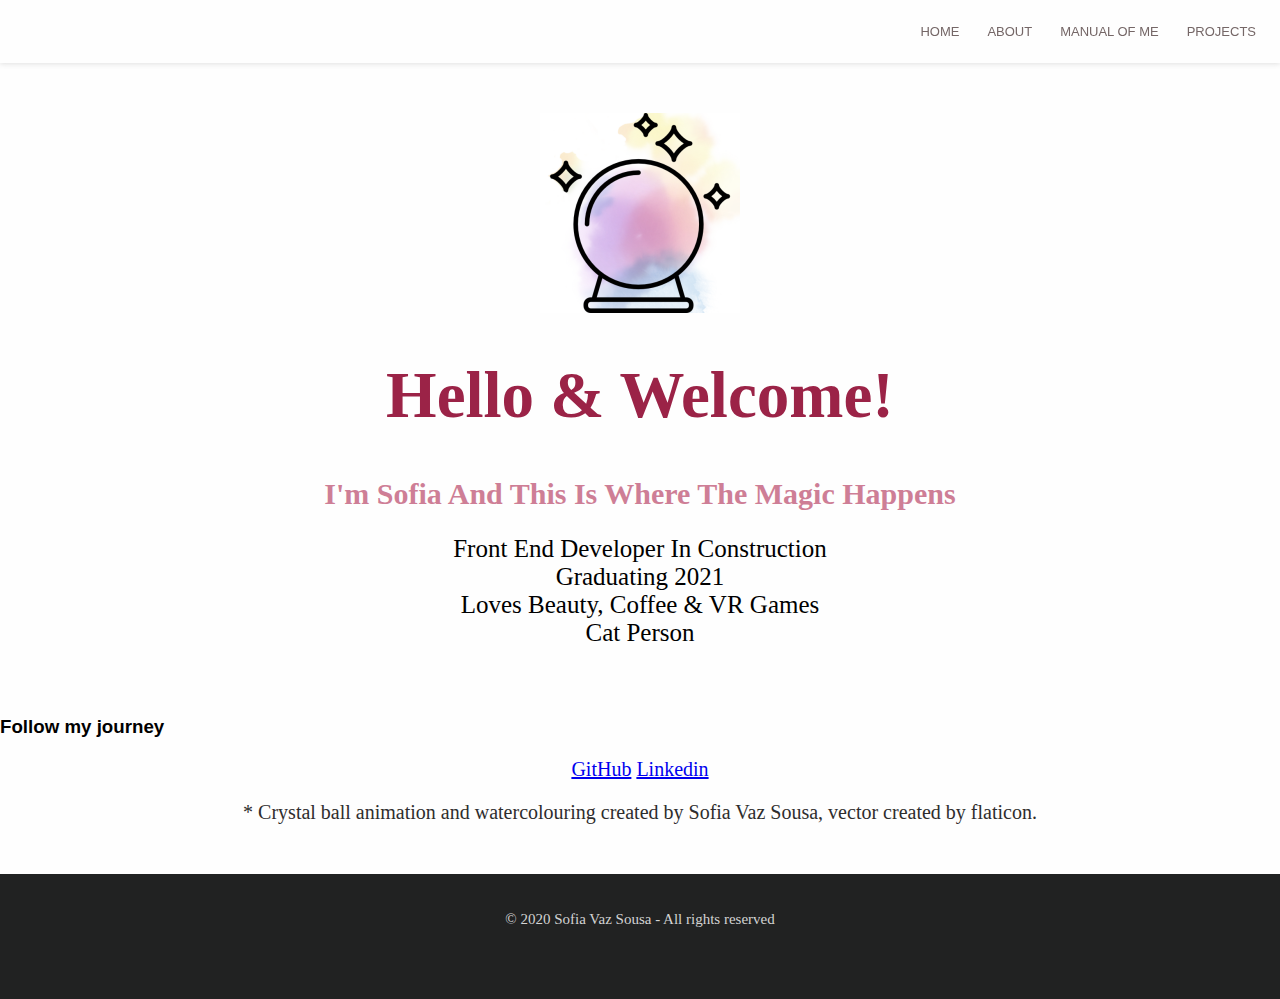
<file: index.html>
<!DOCTYPE html>
<html lang="en">
<head>
  <meta charset="UTF-8">
  <meta name="viewport" content="width=device-width, initial-scale=1.0">
  <meta http-equiv="X-UA-Compatible" content="ie=edge">

  <link rel="stylesheet" href="style.css" type="text/css">
   <title>Sofia | Home</title>

  </head>
   

  <body>
    
    <div class="navbar"> 
      <a href="projects.html">PROJECTS</a>  
      <a href="manualofme.html">MANUAL OF ME</a>
      <a href="about.html">ABOUT</a>
      <a href="index.html">HOME</a> 

    </div>

     <div class="main">
      <div class="fade">
        <img src="crystal-ball.png" alt="picture of crystal">
        <img id="f2" src="crystal-ballwater1.png">
      </div>
  
       <section class="intro">
            <h1>Hello & Welcome!</h1> 
            <h2>I'm Sofia and this is where the magic happens</h2>
            <p>Front End Developer In Construction</p>
            <p>Graduating 2021</p>
            <p>Loves Beauty, Coffee & VR Games</p>
            <p>Cat Person</p>
         
       </section>
    </div>
    
    <h3>Follow my journey</h3>
    <p class="social">
      <a href="https://github.com/sofiavazs">GitHub</a>
      <a href="https://www.linkedin.com/sofiavazsousa/">Linkedin</a>


    </p>
      
    <p>* Crystal ball animation and watercolouring created by Sofia Vaz Sousa, vector created by flaticon.</p>
    <div class=container>
        <section class="footer"> 
          <p class="footertxt">© 2020 Sofia Vaz Sousa - All rights reserved</p>

          </section>

      </div>
    


  </body>
  </html>
</file>
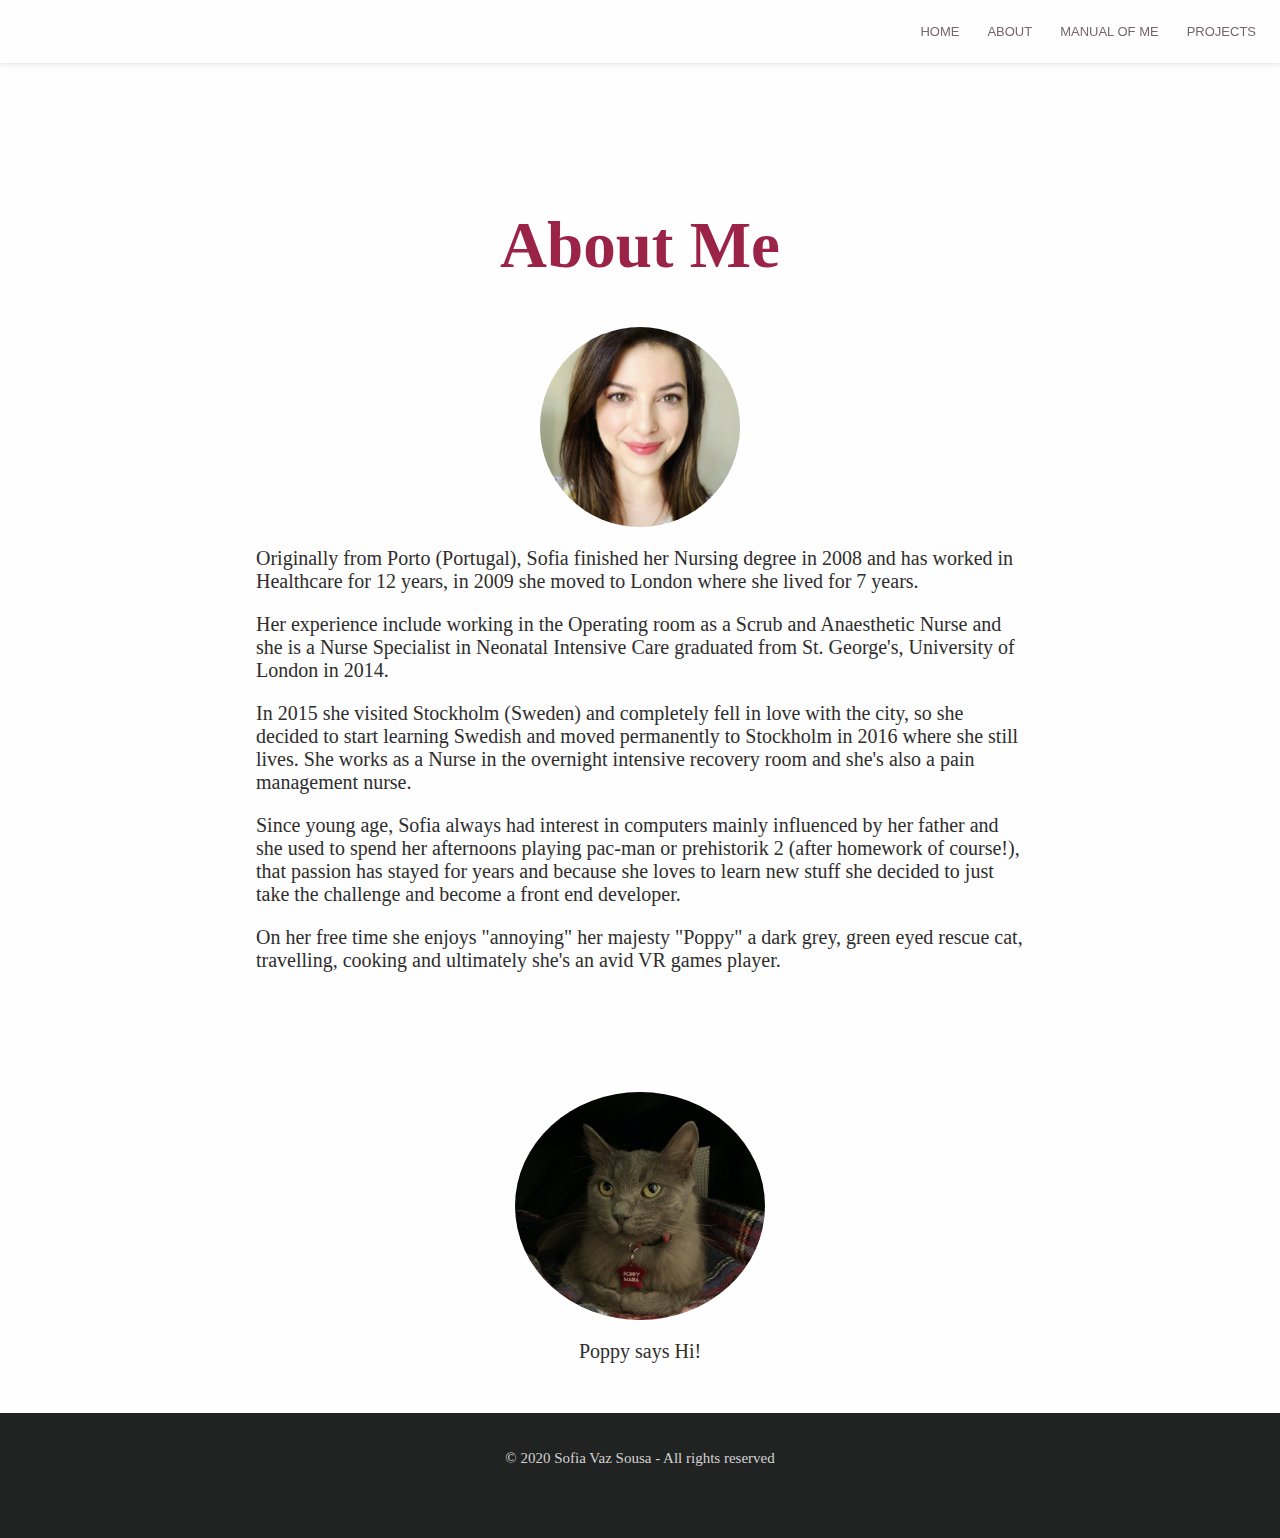
<file: about.html>
<!DOCTYPE html>
<html lang="en">
<head>
  <meta charset="UTF-8">
  <meta name="viewport" content="width=device-width, initial-scale=1.0">
  <meta http-equiv="X-UA-Compatible" content="ie=edge">
  
  <link rel="stylesheet" href="style.css" type="text/css">
  <title>Sofia | About </title>
  
</head>
<body>
  
  <div class="navbar"> 
    <a href="projects.html">PROJECTS</a>  
    <a href="manualofme.html">MANUAL OF ME</a>
    <a href="about.html">ABOUT</a>
    <a href="index.html">HOME</a>
   
    
    
    
  </div>

  <section class="aboutme">

<h1>About Me</h1>
<img src="sofia.jpeg" alt="picture of Sofia">

<p>Originally from Porto (Portugal), Sofia finished her Nursing degree in 2008 and has worked in Healthcare for 12 years, in 2009 she moved to London where she lived for 7 years.</p>
<p>Her experience include working in the Operating room as a Scrub and Anaesthetic Nurse and she is a Nurse Specialist in Neonatal Intensive Care graduated from St. George's, University of London in 2014. 
<p>In 2015 she visited Stockholm (Sweden) and completely fell in love with the city, so she decided to start learning Swedish and moved permanently to Stockholm in 2016 where she still lives. She works as a Nurse in the overnight intensive recovery room and she's also a pain management nurse. </p>
<p> Since young age, Sofia always had interest in computers mainly influenced by her father and she used to spend her afternoons playing pac-man or prehistorik 2 (after homework of course!), that passion has stayed for years and because she loves to learn new stuff she decided to just take the challenge and become a front end developer. </p>
<p> On her free time she enjoys "annoying" her majesty "Poppy" a dark grey, green eyed rescue cat, travelling, cooking and ultimately she's an avid VR games player.</p>
</section>


<section class="poppy">
 <img src="poppy.jpeg" alt="picture of poppy">

 <p>Poppy says Hi!</p>

</section>

<div class=container>
    <section class="footer"> 
      <p class="footertxt">© 2020 Sofia Vaz Sousa - All rights reserved</p>

      </section>

  </div>



</body>
</html>
</file>
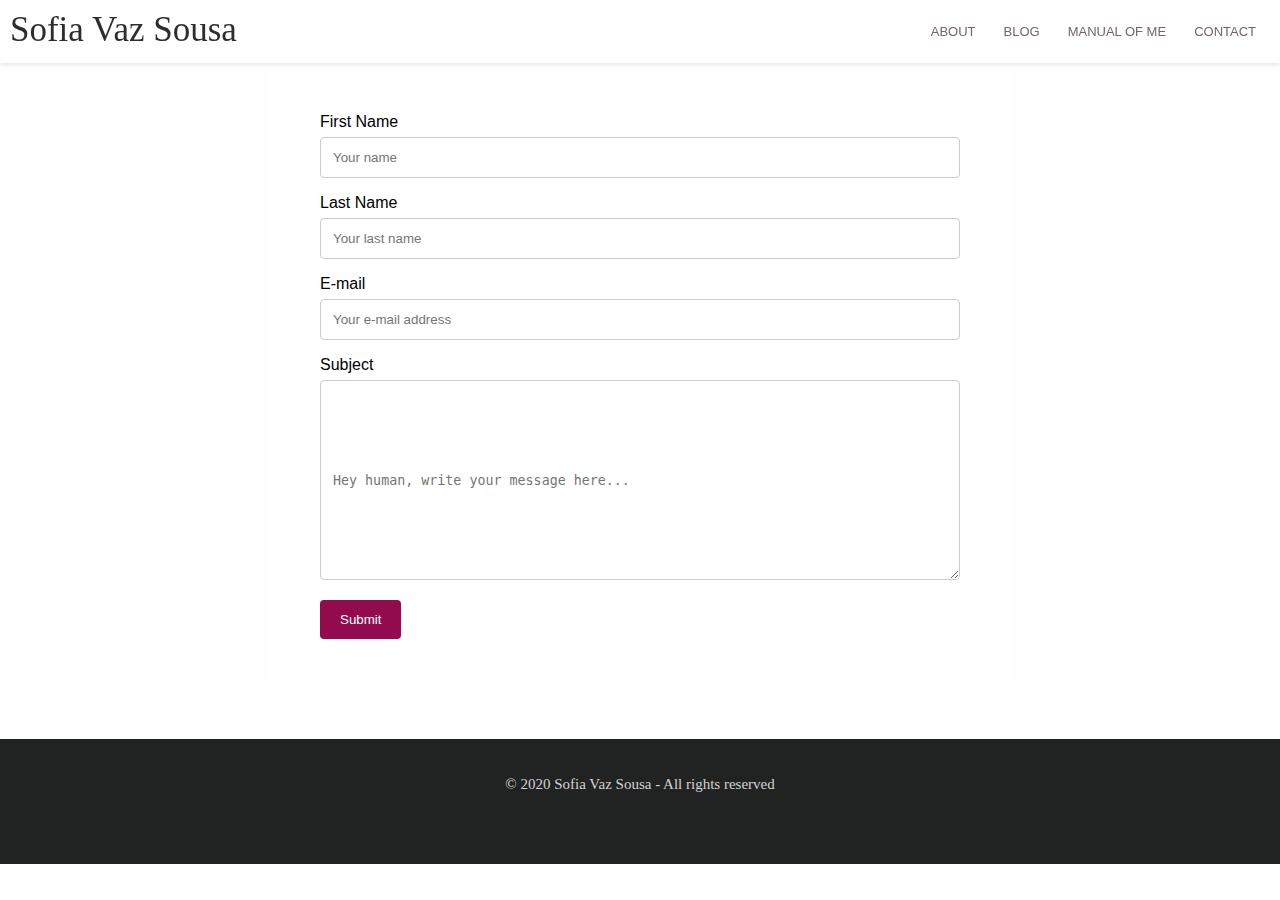
<file: contact.html>
<!DOCTYPE html>
<html lang="en">
<head>
  <meta charset="UTF-8">
  <meta name="viewport" content="width=device-width, initial-scale=1.0">
  <meta http-equiv="X-UA-Compatible" content="ie=edge">
  
  <link rel="stylesheet" href="style.css" type="text/css">
  <title>My personal page</title>
  
</head>
<body>
  
  <div class="navbar"> 
    <span class="name">Sofia Vaz Sousa</span>
    <a href="#contact">CONTACT</a>   
    <a href="#manualofme">MANUAL OF ME</a>
    <a href="#Blog">BLOG</a>
    <a href="#about">ABOUT</a>
    
  </div>


  <div class="contact">
    <form action="action_page.php">
  
      <label for="fname">First Name</label>
      <input type="text" id="fname" name="firstname" placeholder="Your name">
  
      <label for="lname">Last Name</label>
      <input type="text" id="lname" name="lastname" placeholder="Your last name ">

      <label for="lname">E-mail</label>
      <input type="text" id="lname" name="lastname" placeholder="Your e-mail address">
  
  
      <label for="subject">Subject</label>
      <textarea id="subject" name="subject" placeholder="Hey human, write your message here..." style="height:200px"></textarea>
  
      <input type="submit" value="Submit">
  
    </form>
  </div>

  <div class=container>
    <section class="footer"> 
      <p class="footertxt">© 2020 Sofia Vaz Sousa - All rights reserved</p>

      </section>

  </div>
</file>
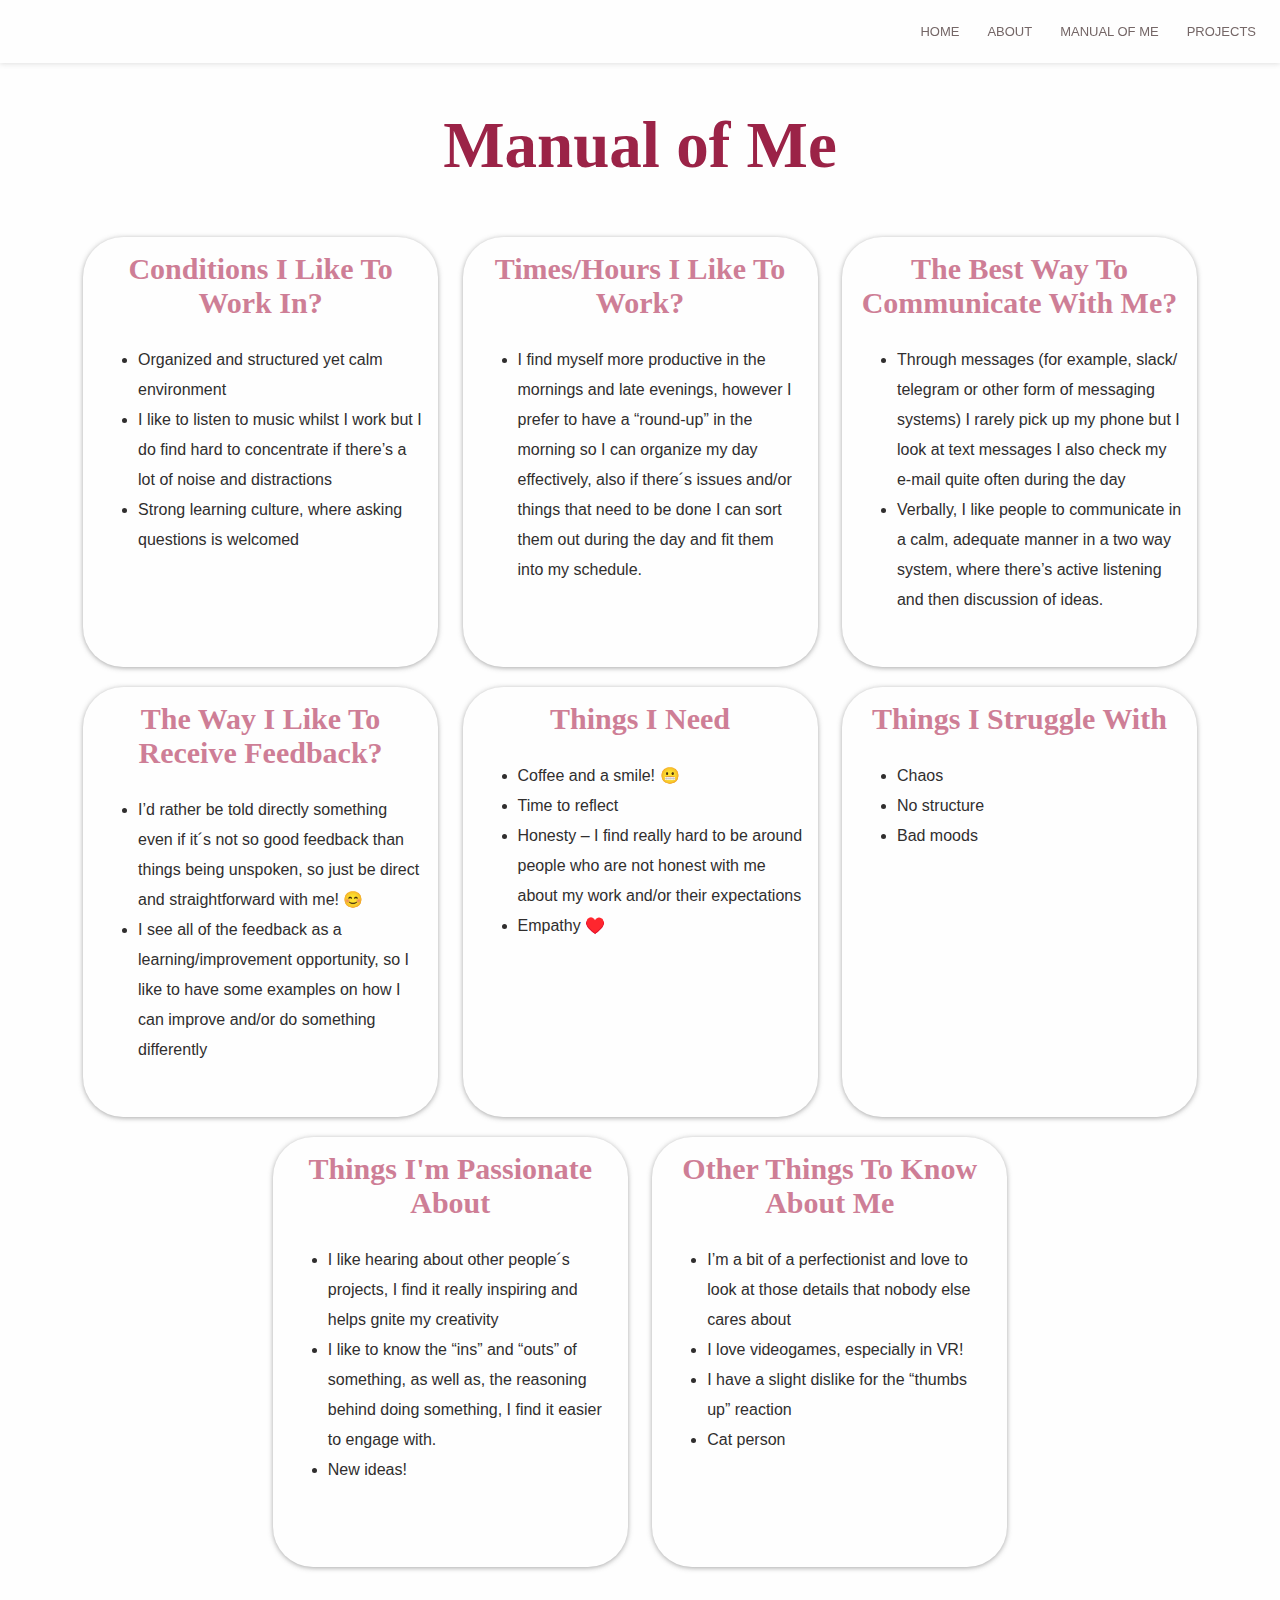
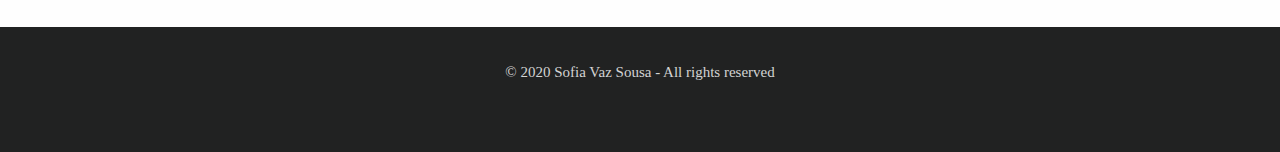
<file: manualofme.html>
<!DOCTYPE html>
<html lang="en">
<head>
  <meta charset="UTF-8">
  <meta name="viewport" content="width=device-width, initial-scale=1.0">
  <meta http-equiv="X-UA-Compatible" content="ie=edge">
  
  <link rel="stylesheet" href="style.css" type="text/css">
  <title> Sofia | Manual of me </title>
  
</head>
<body>
  
  <div class="navbar"> 
    
    <a href="projects.html">PROJECTS</a>  
    <a href="manualofme.html">MANUAL OF ME</a>
    <a href="about.html">ABOUT</a>
    <a href="index.html">HOME</a> 
    
  </div>
  
</body>

<section class="manualofme">
  
  <h1>Manual of Me</h1>
  
  <div class="card">
    <h2> Conditions I like to work in? </h2>
    
    
      <ul>
        <li> Organized and structured yet calm environment</li> 
        <li>I like to listen to music whilst I work but I do find hard to concentrate if there’s a lot of noise and distractions </li>
        <li>Strong learning culture, where asking questions is welcomed</li>
        
      </ul>
   
  </div>
  
  <div class="card">
    <h2> Times/hours I like to work? </h2>
      <ul>
        <li> I find myself more productive in the mornings and late evenings, however I prefer to have a “round-up” in the morning so I can organize my day effectively, also if there´s issues and/or things that need to be done I can sort them out during the day and fit them into my schedule. 
        </li> 
      </ul>
  </div>
  
  <div class="card">
    <h2> The best way to communicate with me? </h2>
  
      <ul>
        <li>Through messages (for example, slack/ telegram or other form of messaging systems) I rarely pick up my phone but I look at text messages
          I also check my e-mail quite often during the day </li>
          <li>Verbally, I like people to communicate in a calm, adequate manner in a two way system, where there’s active listening and then discussion of ideas. 
          </li> 
        </ul>
     
    </div>       
    
    <div class="card">
      <h2> The way I like to receive feedback?</h2>
      
        <ul>
          <li>I’d rather be told directly something even if it´s not so good feedback than things being unspoken, so just be direct and straightforward with me! 😊 </li>
          <li>I see all of the feedback as a learning/improvement opportunity, so I like to have some examples on how I can improve and/or do something differently </li>
          
        </ul>
     
    </div>  
    
    <div class="card">
      <h2>things I need</h2>
      <ul>
        <li>Coffee and a smile! 😬</li> 
        <li>Time to reflect</li>
        <li>Honesty – I find really hard to be around people who are not honest with me about my work and/or their expectations </li>
        <li>Empathy ♥️</li>                 
      </ul>
    </div>
    
    
    
    <div class="card">
      <h2>things I struggle with</h2>
      <ul>
        <li>Chaos</li> 
        <li>No structure</li>
        <li>Bad moods</li>             
      </ul>
    </div>   

    <div class="card">
      <h2>things I'm passionate about</h2>
      <ul>
        <li>I like hearing about other people´s projects, I find it really inspiring and helps gnite my creativity</li>
        <li>I like to know the “ins” and “outs” of something, as well as, the reasoning behind doing something, I find it easier to engage with.</li>
        <li>New ideas!</li>           
      </ul>
    </div> 

    <div class="card">
      <h2>other things to know about me</h2>
      <ul>
        <li>I’m a bit of a perfectionist and love to look at those details that nobody else cares about </li>
        <li>I love videogames, especially in VR!</li>
        <li>I have a slight dislike for the “thumbs up” reaction</li>
        <li>Cat person</li>
          
      </ul>
    </div> 
    
    
    
    
    
    
  </section>

  <div class=container>
    <section class="footer"> 
      <p class="footertxt">© 2020 Sofia Vaz Sousa - All rights reserved</p>

      </section>

  </div>
</file>
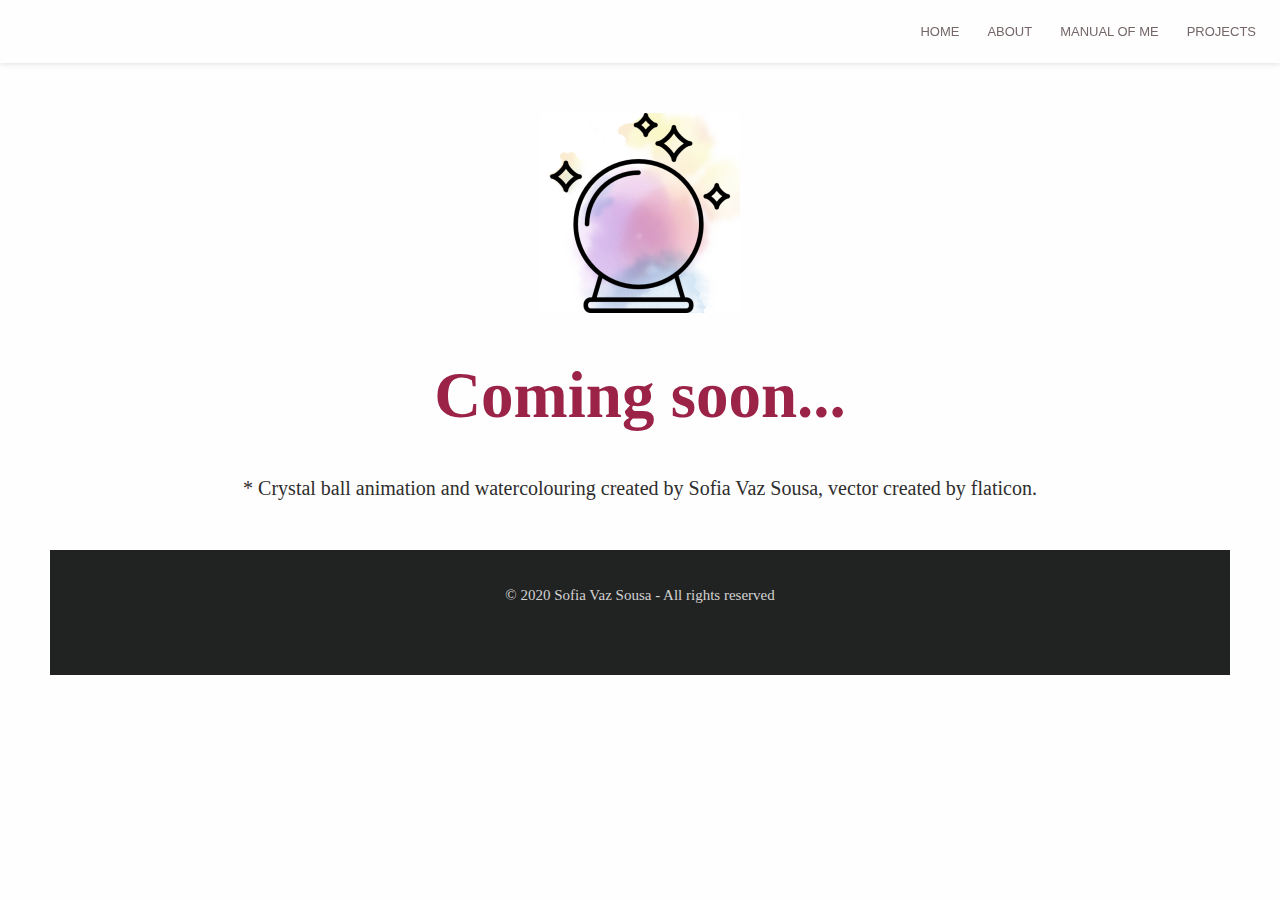
<file: projects.html>
<!DOCTYPE html>
<html lang="en">
<head>
  <meta charset="UTF-8">
  <meta name="viewport" content="width=device-width, initial-scale=1.0">
  <meta http-equiv="X-UA-Compatible" content="ie=edge">

  <link rel="stylesheet" href="style.css" type="text/css">
   <title>Sofia | Projects</title>

  </head>
   

  <body>
    
    <div class="navbar"> 
     
      <a href="projects.html">PROJECTS</a>  
      <a href="manualofme.html">MANUAL OF ME</a>
      <a href="about.html">ABOUT</a>
      <a href="index.html">HOME</a>

    </div>

     <div class="main">
      <div class="fade">
        <img src="crystal-ball.png" alt="picture of crystal">
        <img id="f2" src="crystal-ballwater1.png">
      </div>
  
      <h1>Coming soon...</h1> 

      <p>* Crystal ball animation and watercolouring created by Sofia Vaz Sousa, vector created by flaticon.</p>
      <div class=container>
        <section class="footer"> 
          <p class="footertxt">© 2020 Sofia Vaz Sousa - All rights reserved</p>
    
          </section>
    
      </div>
    
    
    
    </body>
    </html>
</file>
<file: style.css>
body {
    box-sizing: border-box;
    font-family: Helvetica, "sans serif";
    background-color: rgb(254, 254, 254);
    margin: 0;
  }

  .main {
    padding: 50px;
  }

  .main img {
    width: 200px;
    display: block;
    margin: 0 auto; 
  }

  .fade {
    height: 200px;
    text-align: center;
    overflow: hidden;
  }

  img#f2 {
    position: relative;
    top: -200px;
    -webkit-animation-name: fade;
    -webkit-animation-iteration-count: infinite;
    -webkit-animation-duration: 6s;
    animation-name: fade;
    animation-iteration-count: infinite;
    animation-duration: 4s;
}

@-webkit-keyframes fade {
    0% {opacity: 0;}
    20% {opacity: 1;}
    33% {opacity: 1;}
    53% {opacity: 0;}
    100% {opacity: 0;}
}
@keyframes fade {
    0% {opacity: 0;}
    20% {opacity: 1;}
    33% {opacity: 1;}
    53% {opacity: 0;}
    100% {opacity: 0;}
}
  
/*.main img:hover {
    background: url("crystal-ballwater1.png") no-repeat;

}*/


.navbar{
     padding: 10px;
     background-color:  rgb(254, 254, 254);
     box-shadow: 0px 1px 5px rgba(190, 190, 190, 0.46);
    -webkit-box-shadow: 0px 1px 5px rgba(190, 190, 190, 0.46);
    -moz-box-shadow: 0px 1px 5px rgba(190, 190, 190, 0.46);
    -webkit-backface-visibility: hidden;
     overflow: hidden;
   }

.navbar a {
    float: right;
    display: block;
    color: #756767;
    text-align:left;
    padding: 14px 14px;
    text-decoration: none;
    font-size: 13px;
    font-family: 'Trebuchet MS', 'Lucida Sans Unicode', 'Lucida Grande', 'Lucida Sans', Arial, sans-serif;
   }
  
  .navbar .name {
      color:rgb(46, 45, 45);
      font-family: "Goudy Old Style", Garamond, "Big Caslon", "Times New Roman", serif;
      font-size: 35px;


   }
  
  .navbar a:hover {
    color:rgb(155, 35, 71);
  }
  
  .navbar a.active {
    border-bottom: 3px solid rgb(155, 35, 71);
  }
  
  /* Line navigation bar 
  
  hr.solid {
    border-top: 1px solid lightgray;
    margin-top: -10px;
    box-shadow: 24px 25px 22px -15px rgba(77,75,77,1);
    padding-top: 0%;
    padding-bottom: 0%;
  } */

  .intro p {
    font-size: 25px;
    text-transform: none;
    text-align:center;
    font-weight:200;
    margin-bottom: 0;
    margin-top:0;
    color: black;
    font-family: "didot";
   }
  
   h1 {
      font-size: 65px;
      margin-top: 45px;
      text-align: center;
      font-family: "didot";
      color: rgb(155, 35, 71);
  }

  h2 {
    font-size: 30px;
    text-transform: capitalize;
    text-align: center;
    margin-top: auto;
    font-family: "didot";
    color: rgb(206, 126, 150);
}

  .manualofme {
    text-align: center;
  }
  

  .card {
    width: 325px;
    height: 400px;
    vertical-align: top;
    text-align: left;
    box-shadow: 0px 1px 5px rgba(83, 83, 83, 0.5);
    -webkit-box-shadow: 0px 1px 5px rgba(83, 83, 83, 0.50);
    -moz-box-shadow: 0px 1px 5px rgba(83, 83, 83, 0.50);
    border-radius: 40px;
    display: inline-block;
    padding: 15px;
    margin: 10px;
  }

  ul {
    color: rgb(48, 46, 46);
    line-height: 30px;
    margin-top: 25px;
  }
  
  p {
    font-size: 20px;
    font-weight: 200;
    text-align: center;
    font-family: "didot";
    color: rgb(46, 45, 45)
  }

  .aboutme {
    padding: 100px 30px;
    width: 60%;
    margin: 0 auto;
  }

  .aboutme p{
    font-size: 20px;
    font-weight: 200;
    text-align: left;
    font-family: "didot";
    color: rgb(46, 45, 45)
  }

  .aboutme img {
    width: 200px;
    border-radius: 50%;
    display: block;
    margin: 0 auto;
  }


  .poppy img{
    width: 250px;
    border-radius: 70%;
    display: block;
    margin: 0 auto;
  }

  
  .footer {
    text-align: center;
    background-color: rgb(33, 34, 34);
    width: 100%;
    margin-top: 50px;
    position:relative;
    bottom: 0;
    left:0;
    right:0;
    height: 125px;
    line-height: 90px;
 }

.footertxt {
 color: lightgrey;
 font-size: 15px;
 font-family: 'Times New Roman', Times, serif;
 }

 input[type=text], select, textarea {
  width: 100%; /* Full width */
  align-content: center;
  padding: 12px; /* Some padding */ 
  border: 1px solid #ccc; /* Gray border */
  border-radius: 4px; /* Rounded borders */
  box-sizing: border-box; /* Make sure that padding and width stays in place */
  margin-top: 6px; /* Add a top margin */
  margin-bottom: 16px; /* Bottom margin */
  resize: vertical /* Allow the user to vertically resize the textarea (not horizontally) */
}

/* Style the submit button with a specific background color etc */
input[type=submit] {
  background-color: #920b4e;
  color: white;
  padding: 12px 20px;
  border: none;
  border-radius: 4px;
  cursor: pointer;
}

/* When moving the mouse over the submit button, add a darker green color */
input[type=submit]:hover {
  background-color: #771d54;
}


.contact {
  border-radius: 5px;
  padding: 50px;
  width: 50%;
  margin: 0 auto;
  background-color: #ffffff;
}
</file>
